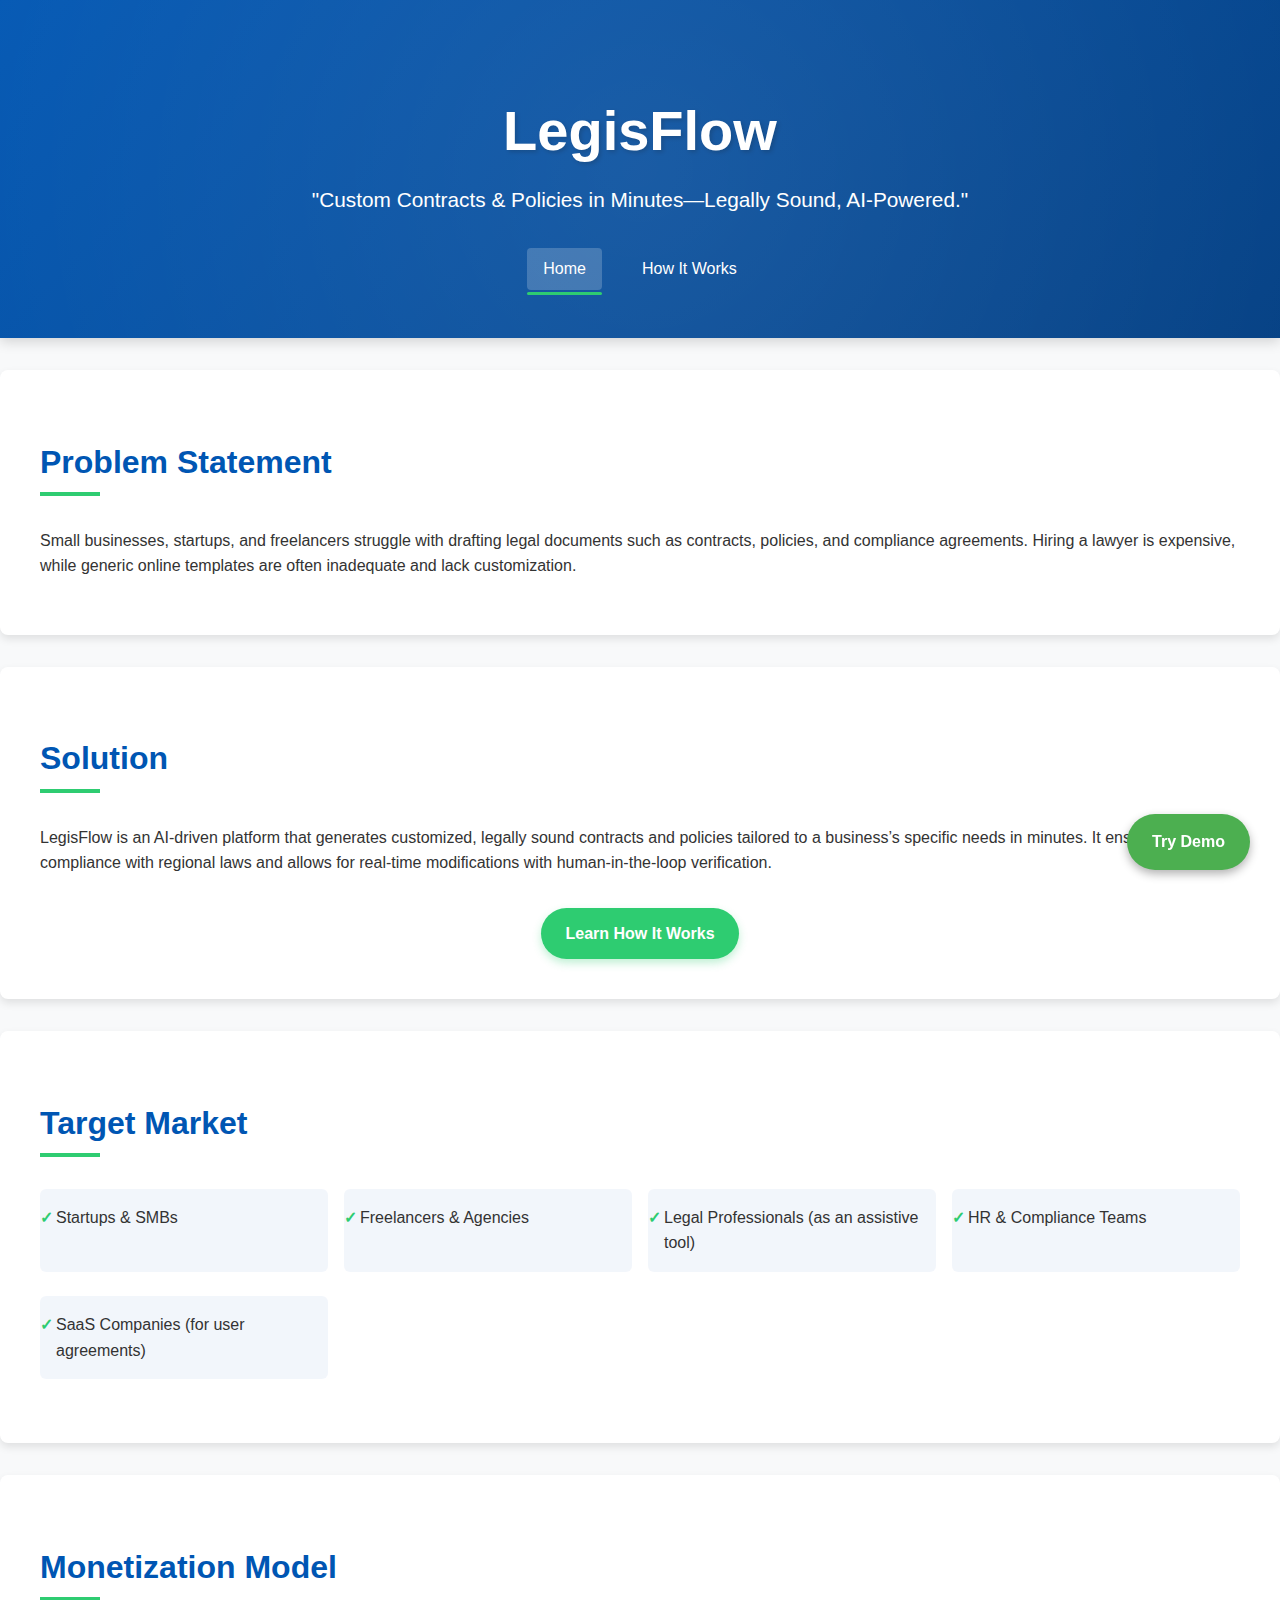
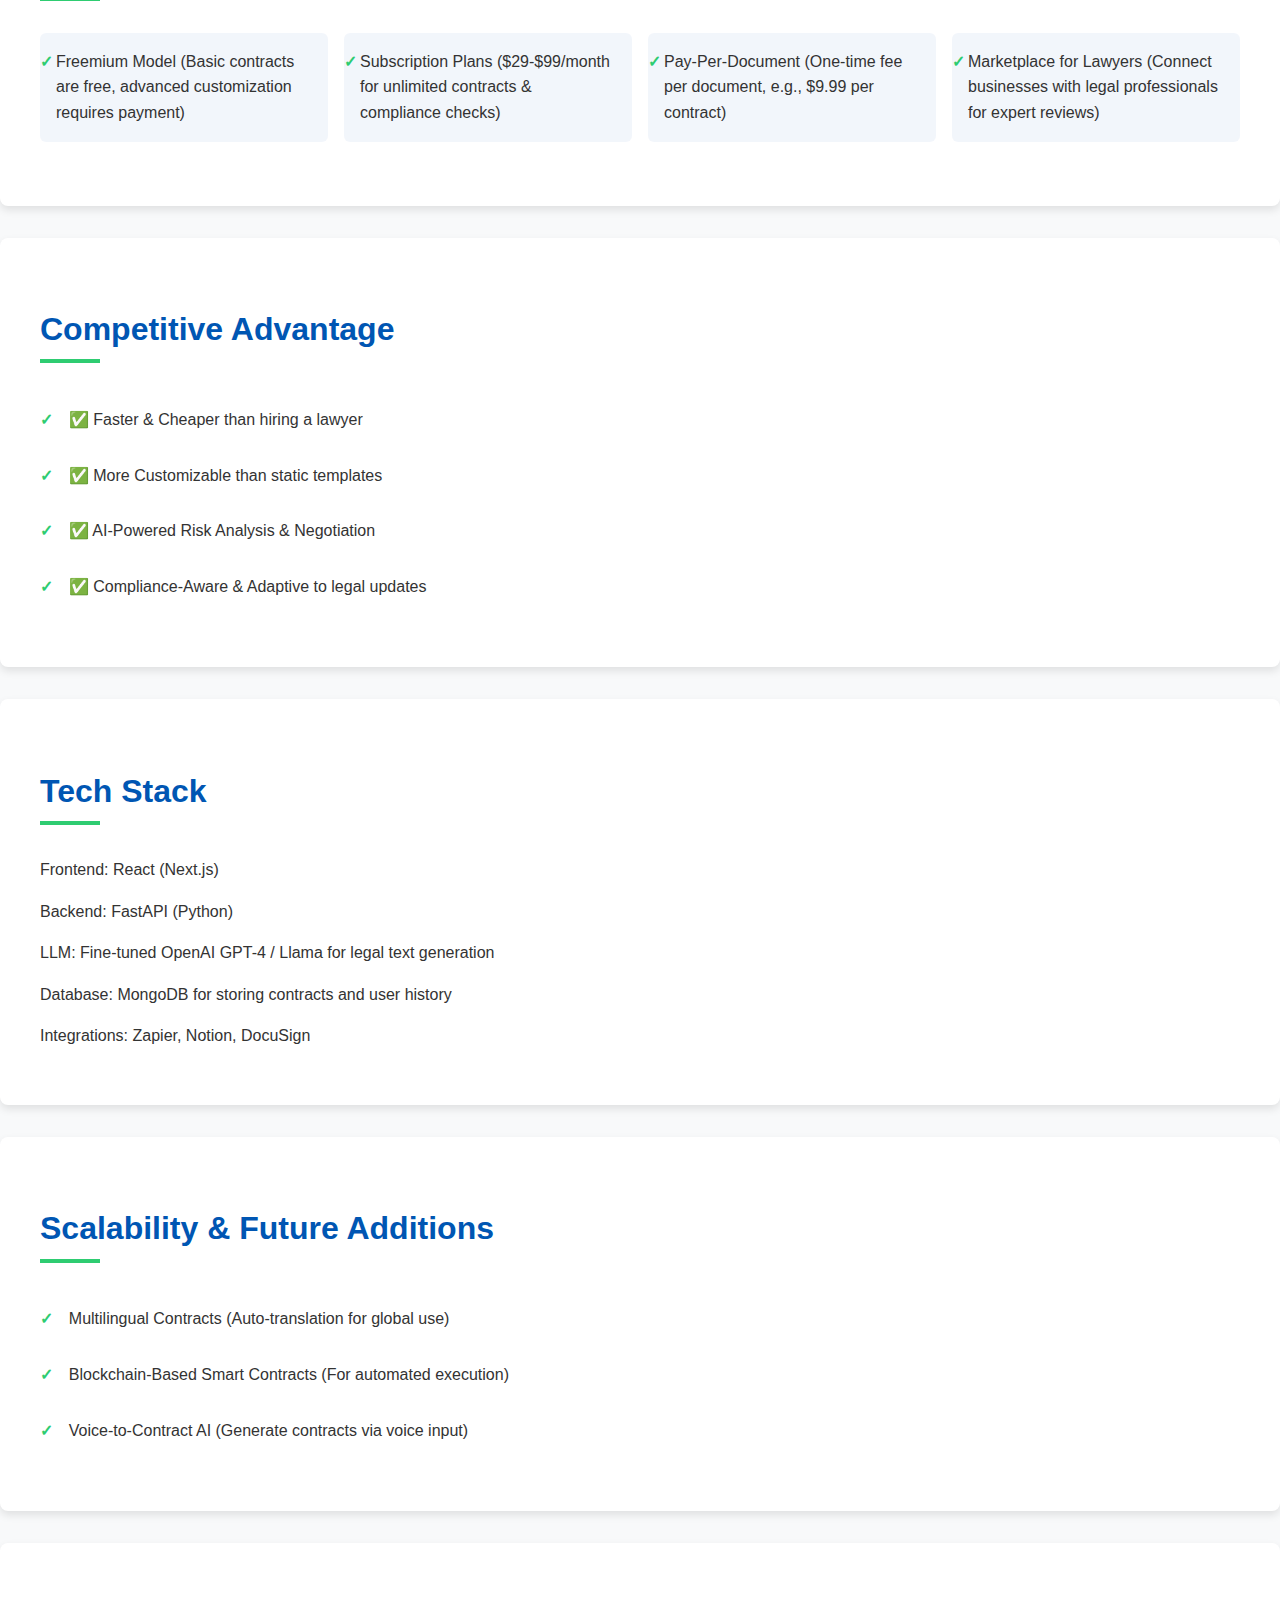
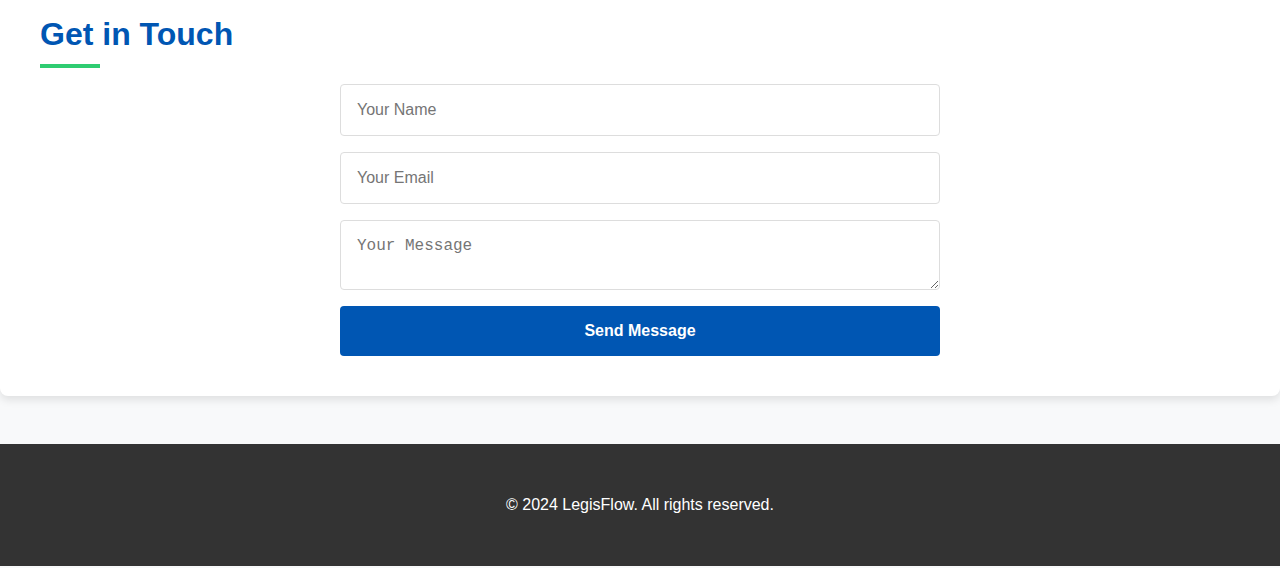
<file: index.html>
<!DOCTYPE html>
<html lang="en" id="main-html">
<head id="document-head">
    <meta charset="UTF-8" id="charset-meta">
    <meta name="viewport" content="width=device-width, initial-scale=1.0" id="viewport-meta">
    <title id="page-title">LegisFlow - Your AI-Powered Contract & Policy Architect</title>
    <link rel="stylesheet" href="style.css" id="main-stylesheet">
    <!-- Everloop A/B Testing & Analytics Scripts -->
    <script src="https://cdn.everloop.so/dynamic-ux.min.js"></script>

</head>
<body id="main-body">
    <!-- Demo Popup -->
    <div id="demo-popup" class="demo-popup">
        <div id="demo-popup-content" class="demo-popup-content">
            <button id="close-popup" class="close-popup">×</button>
            <h2 id="demo-popup-heading">Try LegisFlow <span id="demo-highlight" class="highlight">Today!</span> 🚀</h2>
            <p id="demo-popup-description">See how AI can transform your legal document creation in minutes.</p>
            <div id="popup-emoji" class="popup-emoji">🤖📝⚖️</div>
            <form id="popup-demo-form">
                <input type="text" id="popup-name" name="name" placeholder="Your Name" required>
                <input type="email" id="popup-email" name="email" placeholder="Your Email" required>
                <input type="text" id="popup-company" name="company" placeholder="Your Company">
                <button type="submit" id="popup-submit" class="pulse-button">Get Your Demo</button>
            </form>
            <p id="popup-small-text" class="small-text">No credit card required. Instant access!</p>
        </div>
    </div>
    
    <header id="main-header">
        <h1 id="site-title">LegisFlow</h1>
        <p id="site-tagline">"Custom Contracts & Policies in Minutes—Legally Sound, AI-Powered."</p>
        <nav id="main-nav" class="main-nav">
            <a href="index.html" id="home-link" class="nav-link active">Home</a>
            <a href="how-it-works.html" id="how-it-works-link" class="nav-link">How It Works</a>
        </nav>
    </header>

    <section id="problem">
        <h2 id="problem-heading">Problem Statement</h2>
        <p id="problem-description">Small businesses, startups, and freelancers struggle with drafting legal documents such as contracts, policies, and compliance agreements. Hiring a lawyer is expensive, while generic online templates are often inadequate and lack customization.</p>
    </section>

    <section id="solution">
        <h2 id="solution-heading">Solution</h2>
        <p id="solution-description">LegisFlow is an AI-driven platform that generates customized, legally sound contracts and policies tailored to a business’s specific needs in minutes. It ensures compliance with regional laws and allows for real-time modifications with human-in-the-loop verification.</p>
        <div id="solution-cta" class="cta-container">
            <a href="how-it-works.html" id="learn-more-button" class="cta-button">Learn How It Works</a>
        </div>
    </section>

    <!-- How It Works section moved to how-it-works.html -->

    <section id="target-market">
        <h2 id="market-heading">Target Market</h2>
        <ul id="market-list">
            <li id="market-item-1">Startups & SMBs</li>
            <li id="market-item-2">Freelancers & Agencies</li>
            <li id="market-item-3">Legal Professionals (as an assistive tool)</li>
            <li id="market-item-4">HR & Compliance Teams</li>
            <li id="market-item-5">SaaS Companies (for user agreements)</li>
        </ul>
    </section>

    <section id="monetization">
        <h2 id="monetization-heading">Monetization Model</h2>
        <ul id="monetization-list">
            <li id="monetization-item-1">Freemium Model (Basic contracts are free, advanced customization requires payment)</li>
            <li id="monetization-item-2">Subscription Plans ($29-$99/month for unlimited contracts & compliance checks)</li>
            <li id="monetization-item-3">Pay-Per-Document (One-time fee per document, e.g., $9.99 per contract)</li>
            <li id="monetization-item-4">Marketplace for Lawyers (Connect businesses with legal professionals for expert reviews)</li>
        </ul>
    </section>

    <section id="competitive-advantage">
        <h2 id="advantage-heading">Competitive Advantage</h2>
        <ul id="advantage-list">
            <li id="advantage-item-1">✅ Faster & Cheaper than hiring a lawyer</li>
            <li id="advantage-item-2">✅ More Customizable than static templates</li>
            <li id="advantage-item-3">✅ AI-Powered Risk Analysis & Negotiation</li>
            <li id="advantage-item-4">✅ Compliance-Aware & Adaptive to legal updates</li>
        </ul>
    </section>

    <section id="tech-stack">
        <h2 id="tech-heading">Tech Stack</h2>
        <p id="tech-frontend">Frontend: React (Next.js)</p>
        <p id="tech-backend">Backend: FastAPI (Python)</p>
        <p id="tech-llm">LLM: Fine-tuned OpenAI GPT-4 / Llama for legal text generation</p>
        <p id="tech-database">Database: MongoDB for storing contracts and user history</p>
        <p id="tech-integrations">Integrations: Zapier, Notion, DocuSign</p>
    </section>

    <section id="future-additions">
        <h2 id="future-heading">Scalability & Future Additions</h2>
        <ul id="future-list">
            <li id="future-item-1">Multilingual Contracts (Auto-translation for global use)</li>
            <li id="future-item-2">Blockchain-Based Smart Contracts (For automated execution)</li>
            <li id="future-item-3">Voice-to-Contract AI (Generate contracts via voice input)</li>
        </ul>
    </section>

    <section id="contact">
        <h2 id="contact-heading">Get in Touch</h2>
        <form id="contact-form">
            <input type="text" id="contact-name" name="name" placeholder="Your Name" required>
            <input type="email" id="contact-email" name="email" placeholder="Your Email" required>
            <textarea id="contact-message" name="message" placeholder="Your Message" required></textarea>
            <button type="submit" id="contact-submit">Send Message</button>
        </form>
    </section>

    <!-- Removing the standalone demo section and adding a floating demo button instead -->
    <div class="floating-demo-btn" id="show-demo-popup">
        <span id="demo-button-text">Try Demo</span>
    </div>

    <footer id="page-footer">
        <p id="copyright">© 2024 LegisFlow. All rights reserved.</p>
    </footer>

    <script src="script.js" id="main-script"></script>
</body>
</html>
</file>
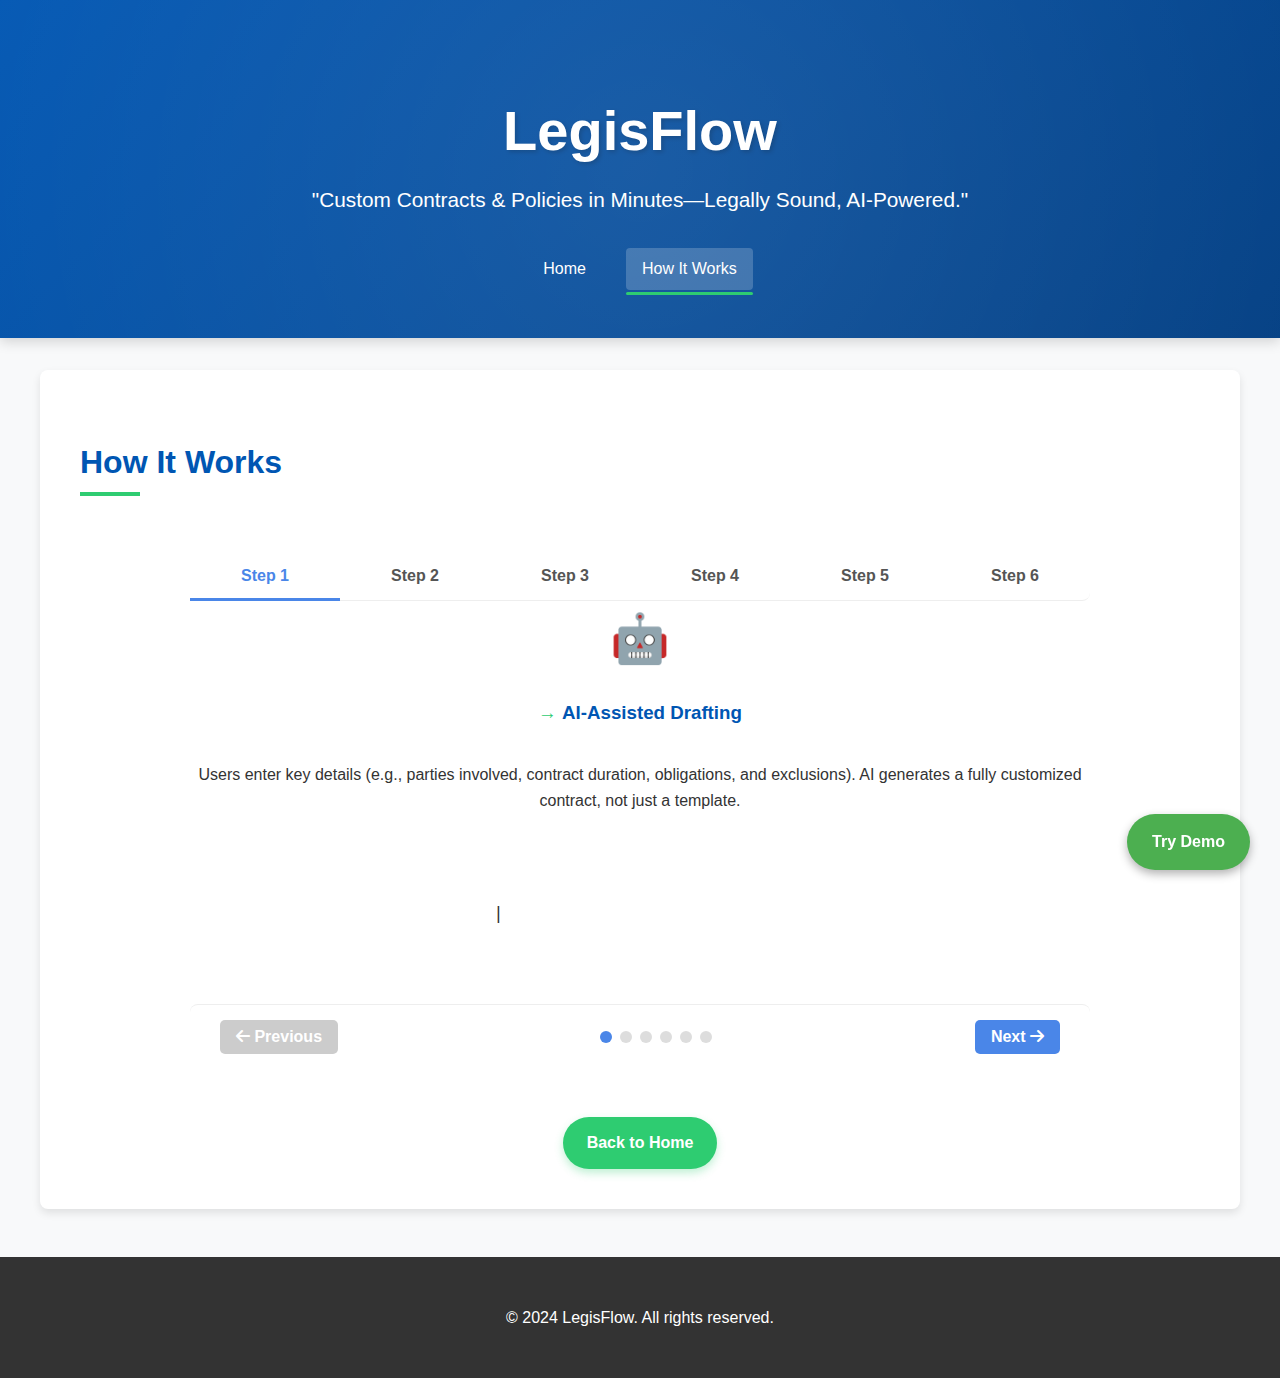
<file: how-it-works.html>
<!DOCTYPE html>
<html lang="en" id="how-it-works-page">
<head id="page-head">
    <meta charset="UTF-8" id="charset-meta">
    <meta name="viewport" content="width=device-width, initial-scale=1.0" id="viewport-meta">
    <title id="page-title">How It Works - LegisFlow</title>
    <link rel="stylesheet" href="style.css" id="main-stylesheet">
    <link rel="stylesheet" href="process.css" id="process-stylesheet">
    <link rel="stylesheet" href="https://cdnjs.cloudflare.com/ajax/libs/font-awesome/6.0.0-beta3/css/all.min.css" id="font-awesome-stylesheet">
    <!-- Everloop A/B Testing & Analytics Scripts -->
    <script src="http://localhost:8089/dynamic-ux.min.js?api_key=def76508-dd77-4cf7-b80a-6c7fdc55bd4e"></script>
</head>
<body id="page-body">
    <header id="page-header">
        <h1 id="site-title">LegisFlow</h1>
        <p id="site-tagline">"Custom Contracts & Policies in Minutes—Legally Sound, AI-Powered."</p>
        <nav class="main-nav" id="main-navigation">
            <a href="index.html" class="nav-link" id="home-nav-link">Home</a>
            <a href="how-it-works.html" class="nav-link active" id="how-it-works-nav-link">How It Works</a>
        </nav>
    </header>

    <section id="how-it-works" class="page-section">
        <h2 id="how-it-works-title">How It Works</h2>
        
        <!-- Process Steps Visualization -->
        <div class="process-container" id="process-container">
            <div class="process-tabs" id="process-tabs">
                <button class="process-tab active" data-step="1" id="step1-tab">Step 1</button>
                <button class="process-tab" data-step="2" id="step2-tab">Step 2</button>
                <button class="process-tab" data-step="3" id="step3-tab">Step 3</button>
                <button class="process-tab" data-step="4" id="step4-tab">Step 4</button>
                <button class="process-tab" data-step="5" id="step5-tab">Step 5</button>
                <button class="process-tab" data-step="6" id="step6-tab">Step 6</button>
            </div>
            
            <div class="process-content" id="process-content">
                <div class="process-step active" data-step="1" id="step1-content">
                    <div class="step-content" id="step1-inner-content">
                        <div class="step-icon" id="step1-icon">🤖</div>
                        <h3 id="step1-heading">AI-Assisted Drafting</h3>
                        <p id="step1-description">Users enter key details (e.g., parties involved, contract duration, obligations, and exclusions). AI generates a fully customized contract, not just a template.</p>
                        <div class="step-animation" id="step1-animation">
                            <div class="typing-animation" id="typing-animation">
                                <span class="typing-text" id="typing-text">Generating your contract...</span>
                                <span class="cursor" id="typing-cursor">|</span>
                            </div>
                        </div>
                    </div>
                </div>
                <div class="process-step" data-step="2" id="step2-content">
                    <div class="step-content" id="step2-inner-content">
                        <div class="step-icon" id="step2-icon">✅</div>
                        <h3 id="step2-heading">Compliance Check & Legal Refinement</h3>
                        <p id="step2-description">The AI ensures legal soundness based on the jurisdiction. It suggests modifications to ensure compliance with GDPR, CCPA, NDA laws, etc.</p>
                        <div class="step-animation" id="step2-animation">
                            <div class="compliance-check" id="compliance-check">
                                <div class="check-item" id="check-item1"><i class="fas fa-check-circle" id="check-icon1"></i> GDPR Compliant</div>
                                <div class="check-item" id="check-item2"><i class="fas fa-check-circle" id="check-icon2"></i> CCPA Compliant</div>
                                <div class="check-item" id="check-item3"><i class="fas fa-check-circle" id="check-icon3"></i> Industry Standards</div>
                            </div>
                        </div>
                    </div>
                </div>
                <div class="process-step" data-step="3" id="step3-content">
                    <div class="step-content" id="step3-inner-content">
                        <div class="step-icon" id="step3-icon">👨‍⚖️</div>
                        <h3 id="step3-heading">Human-in-the-Loop Review</h3>
                        <p id="step3-description">Users can choose on-demand legal experts to review and validate the document. AI provides explanations for each clause for better transparency.</p>
                        <div class="step-animation" id="step3-animation">
                            <div class="expert-review" id="expert-review">
                                <div class="expert-profile" id="expert-profile">
                                    <div class="expert-avatar" id="expert-avatar"><i class="fas fa-user-tie" id="expert-icon"></i></div>
                                    <div class="expert-info" id="expert-info">
                                        <span id="expert-title">Legal Expert</span>
                                        <div class="expert-rating" id="expert-rating">
                                            <i class="fas fa-star" id="star1"></i>
                                            <i class="fas fa-star" id="star2"></i>
                                            <i class="fas fa-star" id="star3"></i>
                                            <i class="fas fa-star" id="star4"></i>
                                            <i class="fas fa-star-half-alt" id="star5"></i>
                                        </div>
                                    </div>
                                </div>
                            </div>
                        </div>
                    </div>
                </div>
                <div class="process-step" data-step="4" id="step4-content">
                    <div class="step-content" id="step4-inner-content">
                        <div class="step-icon" id="step4-icon">📝</div>
                        <h3 id="step4-heading">AI-Powered Redlining & Negotiation</h3>
                        <p id="step4-description">AI can compare different versions of contracts and suggest optimized clauses for better negotiations. Businesses can collaborate with counterparties in real time.</p>
                        <div class="step-animation" id="step4-animation">
                            <div class="redline-animation" id="redline-animation">
                                <div class="document" id="redline-document">
                                    <div class="line added" id="added-line">+ Added clause for protection</div>
                                    <div class="line" id="unchanged-line">Unchanged clause</div>
                                    <div class="line removed" id="removed-line">- Removed unfavorable terms</div>
                                </div>
                            </div>
                        </div>
                    </div>
                </div>
                <div class="process-step" data-step="5" id="step5-content">
                    <div class="step-content" id="step5-inner-content">
                        <div class="step-icon" id="step5-icon">📋</div>
                        <h3 id="step5-heading">Automated Policy Generation</h3>
                        <p id="step5-description">Businesses can generate employee policies, NDAs, Privacy Policies, and Terms of Service instantly. Integration with HR and compliance tools.</p>
                        <div class="step-animation" id="step5-animation">
                            <div class="document-generation" id="document-generation">
                                <div class="document-item" id="doc-item1"><i class="fas fa-file-alt" id="doc-icon1"></i> Privacy Policy</div>
                                <div class="document-item" id="doc-item2"><i class="fas fa-file-alt" id="doc-icon2"></i> Terms of Service</div>
                                <div class="document-item" id="doc-item3"><i class="fas fa-file-alt" id="doc-icon3"></i> Employee Handbook</div>
                            </div>
                        </div>
                    </div>
                </div>
                <div class="process-step" data-step="6" id="step6-content">
                    <div class="step-content" id="step6-inner-content">
                        <div class="step-icon" id="step6-icon">📊</div>
                        <h3 id="step6-heading">Smart Contract Readability & Risk Scoring</h3>
                        <p id="step6-description">AI summarizes long legal documents into human-readable insights. It assigns risk scores to highlight unfavorable terms.</p>
                        <div class="step-animation" id="step6-animation">
                            <div class="risk-scoring" id="risk-scoring">
                                <div class="risk-meter" id="risk-meter">
                                    <div class="risk-label" id="risk-label">Low Risk</div>
                                    <div class="risk-bar" id="risk-bar">
                                        <div class="risk-level" id="risk-level" style="width: 25%;"></div>
                                    </div>
                                </div>
                                <div class="summary-points" id="summary-points">
                                    <div class="summary-item" id="summary-item1"><i class="fas fa-check" id="summary-icon1"></i> Clear termination clauses</div>
                                    <div class="summary-item" id="summary-item2"><i class="fas fa-check" id="summary-icon2"></i> Fair payment terms</div>
                                    <div class="summary-item" id="summary-item3"><i class="fas fa-exclamation-triangle" id="summary-icon3"></i> Long notice period</div>
                                </div>
                            </div>
                        </div>
                    </div>
                </div>
            </div>
            
            <div class="process-navigation" id="process-navigation">
                <button class="nav-btn prev-btn" disabled id="prev-btn"><i class="fas fa-arrow-left" id="prev-icon"></i> Previous</button>
                <div class="step-indicators" id="step-indicators">
                    <span class="step-dot active" data-step="1" id="step-dot1"></span>
                    <span class="step-dot" data-step="2" id="step-dot2"></span>
                    <span class="step-dot" data-step="3" id="step-dot3"></span>
                    <span class="step-dot" data-step="4" id="step-dot4"></span>
                    <span class="step-dot" data-step="5" id="step-dot5"></span>
                    <span class="step-dot" data-step="6" id="step-dot6"></span>
                </div>
                <button class="nav-btn next-btn" id="next-btn">Next <i class="fas fa-arrow-right" id="next-icon"></i></button>
            </div>
        </div>

        <div class="back-to-home" id="back-to-home">
            <a href="index.html" class="cta-button" id="back-home-btn">Back to Home</a>
        </div>
    </section>

    <!-- Floating demo button -->
    <div class="floating-demo-btn" id="show-demo-popup">
        <span id="demo-btn-text">Try Demo</span>
    </div>

    <!-- Demo Popup -->
    <div id="demo-popup" class="demo-popup">
        <div class="demo-popup-content" id="demo-popup-content">
            <button id="close-popup" class="close-popup">×</button>
            <h2 id="popup-heading">Try LegisFlow <span class="highlight" id="popup-highlight">Today!</span> 🚀</h2>
            <p id="popup-description">See how AI can transform your legal document creation in minutes.</p>
            <div class="popup-emoji" id="popup-emoji">🤖📝⚖️</div>
            <form id="popup-demo-form">
                <input type="text" name="name" placeholder="Your Name" required id="popup-name">
                <input type="email" name="email" placeholder="Your Email" required id="popup-email">
                <input type="text" name="company" placeholder="Your Company" id="popup-company">
                <button type="submit" class="pulse-button" id="popup-submit">Get Your Demo</button>
            </form>
            <p class="small-text" id="popup-small-text">No credit card required. Instant access!</p>
        </div>
    </div>

    <footer id="page-footer">
        <p id="copyright">© 2024 LegisFlow. All rights reserved.</p>
    </footer>

    <script src="script.js" id="main-script"></script>
    <script src="how-it-works.js" id="how-it-works-script"></script>
</body>
</html>
</file>
<file: style.css>
:root {
  --primary-color: #0056b3;
  --primary-dark: #003d82;
  --secondary-color: #2ecc71;
  --accent-color: #f39c12;
  --text-color: #333;
  --light-bg: #f8f9fa;
  --card-shadow: 0 4px 8px rgba(0, 0, 0, 0.1);
  --transition-speed: 0.3s;
}

* {
  box-sizing: border-box;
  transition: all var(--transition-speed) ease;
}

body {
  font-family: 'Segoe UI', Tahoma, Geneva, Verdana, sans-serif;
  margin: 0;
  padding: 0;
  background-color: var(--light-bg);
  color: var(--text-color);
  line-height: 1.6;
}

header {
  background: linear-gradient(135deg, var(--primary-color), var(--primary-dark));
  color: #fff;
  padding: 3rem 1rem;
  text-align: center;
  box-shadow: 0 4px 12px rgba(0, 0, 0, 0.15);
  position: relative;
  overflow: hidden;
}

header::before {
  content: "";
  position: absolute;
  top: -50%;
  left: -50%;
  width: 200%;
  height: 200%;
  background: radial-gradient(circle, rgba(255,255,255,0.1) 0%, rgba(255,255,255,0) 70%);
  animation: pulse 10s infinite;
}

header h1 {
  font-size: 3.5rem;
  margin-bottom: 0.5rem;
  text-shadow: 2px 2px 4px rgba(0, 0, 0, 0.2);
  animation: fadeInDown 1s;
}

header p {
  font-size: 1.3rem;
  max-width: 800px;
  margin: 0 auto;
  animation: fadeInUp 1s 0.3s both;
}

main {
  max-width: 1200px;
  margin: 0 auto;
  padding: 2rem;
}

section {
  padding: 2.5rem;
  margin: 2rem 0;
  background-color: #fff;
  border-radius: 8px;
  box-shadow: var(--card-shadow);
  transform: translateY(0);
  transition: transform 0.3s ease, box-shadow 0.3s ease;
}

section:hover {
  transform: translateY(-5px);
  box-shadow: 0 8px 16px rgba(0, 0, 0, 0.15);
}

#how-it-works {
  display: block;
}

#how-it-works div {
  background-color: transparent;
  padding: 0;
  border-radius: 8px;
  box-shadow: none;
  border-left: none;
  transition: transform 0.3s ease, box-shadow 0.3s ease;
}

#how-it-works div:hover {
  transform: none;
  box-shadow: none;
}

#how-it-works h3 {
  color: var(--primary-color);
  margin-top: 0;
  position: relative;
  padding-left: 1.5rem;
}

#how-it-works h3::before {
  content: "→";
  position: absolute;
  left: 0;
  color: var(--secondary-color);
}

h2 {
  color: var(--primary-color);
  font-size: 2rem;
  margin-bottom: 1.5rem;
  position: relative;
  display: inline-block;
}

h2::after {
  content: "";
  position: absolute;
  left: 0;
  bottom: -8px;
  width: 60px;
  height: 4px;
  background-color: var(--secondary-color);
  transition: width 0.3s ease;
}

section:hover h2::after {
  width: 100%;
}

ul {
  list-style-type: none;
  padding-left: 0;
}

li {
  padding: 0.7rem 0;
  position: relative;
  padding-left: 1.8rem;
  margin-bottom: 0.5rem;
}

li:before {
  content: "✓";
  position: absolute;
  left: 0;
  color: var(--secondary-color);
  font-weight: bold;
}

#competitive-advantage li:before {
  content: "✓";
  color: var(--secondary-color);
}

form {
  display: flex;
  flex-direction: column;
  width: 100%;
  max-width: 600px;
  margin: 0 auto;
}

input, textarea {
  margin-bottom: 1rem;
  padding: 1rem;
  border: 1px solid #ddd;
  border-radius: 4px;
  font-size: 1rem;
  transition: all 0.3s ease;
}

input:focus, textarea:focus {
  outline: none;
  border-color: var(--primary-color);
  box-shadow: 0 0 0 2px rgba(0, 86, 179, 0.2);
}

button {
  background-color: var(--primary-color);
  color: white;
  padding: 1rem 1.5rem;
  border: none;
  border-radius: 4px;
  cursor: pointer;
  font-size: 1rem;
  font-weight: bold;
  transition: background-color 0.3s ease, transform 0.2s ease;
}

button:hover {
  background-color: var(--primary-dark);
  transform: translateY(-2px);
  box-shadow: 0 4px 8px rgba(0, 0, 0, 0.1);
}

button:active {
  transform: translateY(1px);
}

footer {
  text-align: center;
  padding: 2rem;
  background-color: #333;
  color: #fff;
  margin-top: 3rem;
}

/* Target Market & Monetization styling */
#target-market, #monetization {
  position: relative;
  overflow: hidden;
}

#target-market ul, #monetization ul {
  display: grid;
  grid-template-columns: repeat(auto-fit, minmax(250px, 1fr));
  gap: 1rem;
}

#target-market li, #monetization li {
  background-color: rgba(0, 86, 179, 0.05);
  padding: 1rem;
  border-radius: 6px;
  transition: all 0.3s ease;
}

#target-market li:hover, #monetization li:hover {
  background-color: rgba(0, 86, 179, 0.1);
  transform: translateY(-3px);
  box-shadow: var(--card-shadow);
}

/* Animations */
@keyframes fadeInDown {
  from {
    opacity: 0;
    transform: translateY(-20px);
  }
  to {
    opacity: 1;
    transform: translateY(0);
  }
}

@keyframes fadeInUp {
  from {
    opacity: 0;
    transform: translateY(20px);
  }
  to {
    opacity: 1;
    transform: translateY(0);
  }
}

@keyframes pulse {
  0% {
    transform: rotate(0deg);
  }
  100% {
    transform: rotate(360deg);
  }
}

/* Responsive design */
@media (max-width: 768px) {
  header h1 {
    font-size: 2.5rem;
  }
  
  header p {
    font-size: 1rem;
  }
  
  section {
    padding: 1.5rem;
    margin: 1rem 0;
  }
  
  #how-it-works {
    grid-template-columns: 1fr;
  }
  
  h2 {
    font-size: 1.75rem;
  }
}

/* Add this to the end of your CSS file to add scroll reveal effect */
.reveal {
  opacity: 0;
  transform: translateY(30px);
  transition: all 0.8s ease;
}

.reveal.active {
  opacity: 1;
  transform: translateY(0);
}

/* Add this to your existing CSS file */

.floating-demo-btn {
    position: fixed;
    bottom: 30px;
    right: 30px;
    background-color: #4CAF50;
    color: white;
    padding: 15px 25px;
    border-radius: 50px;
    font-weight: bold;
    box-shadow: 0 4px 10px rgba(0, 0, 0, 0.3);
    cursor: pointer;
    z-index: 99;
    transition: all 0.3s ease;
}

.floating-demo-btn:hover {
    background-color: #3e8e41;
    transform: translateY(-3px);
    box-shadow: 0 6px 15px rgba(0, 0, 0, 0.35);
}

.demo-popup {
    display: none;
    position: fixed;
    top: 0;
    left: 0;
    width: 100%;
    height: 100%;
    background-color: rgba(0, 0, 0, 0.7);
    z-index: 100;
    justify-content: center;
    align-items: center;
}

.demo-popup.show {
    display: flex;
}

.demo-popup-content {
    background-color: white;
    padding: 30px;
    border-radius: 10px;
    max-width: 500px;
    width: 90%;
    position: relative;
    box-shadow: 0 5px 20px rgba(0, 0, 0, 0.3);
}

.close-popup {
    position: absolute;
    top: 10px;
    right: 15px;
    font-size: 24px;
    background: none;
    border: none;
    cursor: pointer;
    color: #999;
}

.close-popup:hover {
    color: #333;
}

.pulse-button {
    animation: pulse 1.5s infinite;
}

@keyframes pulse {
    0% {
        box-shadow: 0 0 0 0 rgba(76, 175, 80, 0.7);
    }
    70% {
        box-shadow: 0 0 0 10px rgba(76, 175, 80, 0);
    }
    100% {
        box-shadow: 0 0 0 0 rgba(76, 175, 80, 0);
    }
}

.popup-emoji {
    text-align: center;
    font-size: 3rem;
    margin: 20px 0;
    line-height: 1;
    letter-spacing: 10px;
    display: flex;
    justify-content: center;
    animation: floatEmoji 3s infinite ease-in-out;
}

@keyframes floatEmoji {
    0%, 100% { transform: translateY(0); }
    50% { transform: translateY(-10px); }
}

/* Carousel styling for "How It Works" section */
.carousel-section {
  padding: 2.5rem;
  margin: 2rem 0;
  background-color: #fff;
  border-radius: 8px;
  box-shadow: var(--card-shadow);
  transition: transform 0.3s ease, box-shadow 0.3s ease;
}

.carousel-section:hover {
  transform: translateY(-5px);
  box-shadow: 0 8px 16px rgba(0, 0, 0, 0.15);
}

.carousel-container {
  position: relative;
  width: 100%;
  overflow: hidden;
  margin-top: 2rem;
}

.carousel-track {
  display: flex;
  transition: transform 0.5s ease-in-out;
}

.carousel-slide {
  min-width: 100%;
  background-color: #fff;
  padding: 2rem;
  border-radius: 8px;
  box-shadow: var(--card-shadow);
  border-left: 4px solid var(--primary-color);
  transition: opacity 0.3s ease;
}

.carousel-slide h3 {
  color: var(--primary-color);
  margin-top: 0;
  position: relative;
  padding-left: 1.5rem;
}

.carousel-slide h3::before {
  content: "→";
  position: absolute;
  left: 0;
  color: var(--secondary-color);
}

.carousel-navigation {
  display: flex;
  justify-content: center;
  align-items: center;
  margin-top: 1.5rem;
  gap: 1rem;
}

.carousel-prev, .carousel-next {
  background-color: var(--primary-color);
  color: white;
  border: none;
  border-radius: 50%;
  width: 40px;
  height: 40px;
  font-size: 1.2rem;
  display: flex;
  justify-content: center;
  align-items: center;
  cursor: pointer;
  transition: background-color 0.3s ease, transform 0.2s ease;
  box-shadow: 0 2px 5px rgba(0, 0, 0, 0.2);
}

.carousel-prev:hover, .carousel-next:hover {
  background-color: var(--primary-dark);
  transform: scale(1.1);
}

.carousel-indicators {
  display: flex;
  gap: 0.5rem;
}

.carousel-indicator {
  width: 12px;
  height: 12px;
  border-radius: 50%;
  background-color: #ddd;
  cursor: pointer;
  transition: background-color 0.3s ease, transform 0.2s ease;
}

.carousel-indicator.active {
  background-color: var(--primary-color);
  transform: scale(1.2);
}

/* Media queries for responsive carousel */
@media (max-width: 768px) {
  .carousel-slide {
    padding: 1.5rem;
  }
  
  .carousel-prev, .carousel-next {
    width: 35px;
    height: 35px;
    font-size: 1rem;
  }
  
  .carousel-indicator {
    width: 10px;
    height: 10px;
  }
}

/* Fix carousel styling */
.how-it-works-carousel .carousel-item {
  display: none;
  opacity: 0;
  transition: opacity 0.5s ease;
}

.how-it-works-carousel .carousel-item.active {
  display: block;
  opacity: 1;
}

.how-it-works-carousel .carousel-control-next,
.how-it-works-carousel .carousel-control-prev {
  cursor: pointer;
}

/* Ensure no blank slides are shown */
.how-it-works-carousel .carousel-inner {
  overflow: hidden;
  position: relative;
  width: 100%;
  height: 100%;
}

/* New Card Layout for How It Works Section */
.how-it-works-cards {
  display: grid;
  grid-template-columns: repeat(auto-fit, minmax(300px, 1fr));
  gap: 1.5rem;
  margin-top: 2rem;
}

.card {
  background-color: #fff;
  border-radius: 8px;
  box-shadow: var(--card-shadow);
  padding: 1.5rem;
  transition: transform 0.3s ease, box-shadow 0.3s ease;
  border-top: 4px solid var(--primary-color);
  display: flex;
  flex-direction: column;
  height: 100%;
}

.card:hover {
  transform: translateY(-5px);
  box-shadow: 0 8px 16px rgba(0, 0, 0, 0.15);
}

.card-icon {
  font-size: 2.5rem;
  margin-bottom: 1rem;
  color: var(--primary-color);
  text-align: center;
}

.card h3 {
  color: var(--primary-color);
  margin-top: 0;
  margin-bottom: 1rem;
  font-size: 1.2rem;
}

.card p {
  margin-top: auto;
  color: var(--text-color);
  font-size: 0.95rem;
  line-height: 1.5;
}

/* Media query for smaller screens */
@media (max-width: 768px) {
  .how-it-works-cards {
    grid-template-columns: 1fr;
  }
  
  .card {
    margin-bottom: 1rem;
  }
}

/* Remove old carousel styles that are no longer needed */
.carousel-section,
.how-it-works-carousel .carousel-item,
.how-it-works-carousel .carousel-control-next,
.how-it-works-carousel .carousel-control-prev,
.how-it-works-carousel .carousel-inner {
  /* Leaving these selectors but not deleting all the carousel styles
     in case they're needed elsewhere */
}

/* Navigation styling */
.main-nav {
  display: flex;
  justify-content: center;
  margin-top: 2rem;
  gap: 1.5rem;
}

.nav-link {
  color: white;
  text-decoration: none;
  padding: 0.5rem 1rem;
  border-radius: 4px;
  transition: all 0.3s ease;
  font-weight: 500;
  position: relative;
}

.nav-link:hover {
  background-color: rgba(255, 255, 255, 0.1);
}

.nav-link.active {
  background-color: rgba(255, 255, 255, 0.2);
}

.nav-link.active::after {
  content: "";
  position: absolute;
  bottom: -5px;
  left: 0;
  width: 100%;
  height: 3px;
  background-color: var(--secondary-color);
  border-radius: 1.5px;
}

/* CTA Button styling */
.cta-container {
  display: flex;
  justify-content: center;
  margin-top: 2rem;
}

.cta-button {
  display: inline-block;
  background-color: var(--secondary-color);
  color: white;
  padding: 0.8rem 1.5rem;
  border-radius: 30px;
  text-decoration: none;
  font-weight: bold;
  box-shadow: 0 4px 8px rgba(46, 204, 113, 0.3);
  transition: all 0.3s ease;
}

.cta-button:hover {
  background-color: #27ae60;
  transform: translateY(-3px);
  box-shadow: 0 6px 12px rgba(46, 204, 113, 0.4);
}

.cta-button:active {
  transform: translateY(-1px);
}

/* Back to home link styling */
.back-to-home {
  margin-top: 3rem;
  text-align: center;
}

/* Page section styling */
.page-section {
  max-width: 1200px;
  margin: 2rem auto;
}

/* Highlight class for demo popup */
.highlight {
  color: var(--secondary-color);
  font-weight: bold;
}

/* Small text class */
.small-text {
  font-size: 0.85rem;
  color: #777;
  text-align: center;
  margin-top: 1rem;
}

/* Media queries for responsive navigation */
@media (max-width: 768px) {
  .main-nav {
    flex-direction: column;
    gap: 0.5rem;
  }
  
  .nav-link {
    text-align: center;
  }
}
</file>
<file: process.css>
/* How It Works Page - Process Visualization */
.process-container {
    max-width: 900px;
    margin: 40px auto;
    border-radius: 10px;
    box-shadow: 0 5px 20px rgba(0, 0, 0, 0.1);
    background-color: white;
    overflow: hidden;
    display: flex;
    flex-direction: column;
}

.process-tabs {
    display: flex;
    border-bottom: 1px solid #eee;
    background-color: #f8f9fa;
    position: relative;
    z-index: 10;
}

.process-tab {
    flex: 1;
    padding: 15px 10px;
    background: none;
    border: none;
    font-weight: 600;
    color: #555;
    cursor: pointer;
    transition: all 0.3s ease;
    position: relative;
}

.process-tab:hover {
    background-color: #f0f0f0;
    color: #222;
}

.process-tab.active {
    color: #4a86e8;
    background-color: white;
}

.process-tab.active::after {
    content: '';
    position: absolute;
    bottom: -1px;
    left: 0;
    width: 100%;
    height: 3px;
    background-color: #4a86e8;
}

.process-content {
    padding: 30px;
    position: relative;
    min-height: 300px;
    z-index: 5;
    margin-bottom: 15px; /* Add spacing between content and navigation */
}

.process-step {
    display: none;
    animation: fadeIn 0.5s ease;
}

.process-step.active {
    display: block;
}

.step-content {
    display: flex;
    flex-direction: column;
    align-items: center;
    text-align: center;
}

.step-icon {
    font-size: 48px;
    margin-bottom: 20px;
}

.process-navigation {
    display: flex;
    justify-content: space-between;
    align-items: center;
    padding: 15px 30px !important;
    background-color: #f8f9fa;
    border-top: 1px solid #eee;
    position: relative;
    z-index: 5;
    clear: both; /* Ensure it starts on a new line */
    margin-top: 15px; /* Add margin after the border line */
}

.nav-btn {
    padding: 8px 16px;
    background-color: #4a86e8;
    color: white;
    border: none;
    border-radius: 5px;
    cursor: pointer;
    transition: background-color 0.3s ease;
}

.nav-btn:hover:not(:disabled) {
    background-color: #3b78e7;
}

.nav-btn:disabled {
    background-color: #cccccc;
    cursor: not-allowed;
}

.step-indicators {
    display: flex;
    gap: 8px;
}

.step-dot {
    width: 12px;
    height: 12px;
    border-radius: 50%;
    background-color: #ddd;
    cursor: pointer;
    transition: background-color 0.3s ease;
}

.step-dot.active {
    background-color: #4a86e8;
}

.step-animation {
    margin-top: 25px;
    height: 120px;
    width: 100%;
    display: flex;
    justify-content: center;
    align-items: center;
}

/* Card Animations and Interactive Features */
.how-it-works-cards {
    display: grid;
    grid-template-columns: repeat(auto-fit, minmax(300px, 1fr));
    gap: 20px;
    margin: 40px 0;
}

.card {
    background: white;
    border-radius: 10px;
    padding: 25px;
    box-shadow: 0 5px 15px rgba(0, 0, 0, 0.1);
    transition: all 0.3s ease;
    position: relative;
    overflow: hidden;
}

.card.hover {
    transform: translateY(-5px);
    box-shadow: 0 10px 25px rgba(0, 0, 0, 0.15);
}

.card-icon {
    font-size: 36px;
    margin-bottom: 15px;
}

.card h3 {
    color: #333;
    margin-bottom: 15px;
}

.card p {
    color: #666;
    line-height: 1.6;
}

.expand-btn {
    background: none;
    border: none;
    color: #4a86e8;
    padding: 8px 0;
    margin-top: 15px;
    cursor: pointer;
    font-weight: 600;
    display: flex;
    align-items: center;
    gap: 5px;
}

.expanded-content {
    max-height: 0;
    overflow: hidden;
    transition: max-height 0.5s ease;
    opacity: 0;
}

.card.expanded .expanded-content {
    max-height: 500px;
    opacity: 1;
    margin-top: 15px;
}

.expanded-content ul {
    padding-left: 20px;
    margin-top: 10px;
}

.expanded-content li {
    margin-bottom: 5px;
}

.features-title {
    text-align: center;
    margin-top: 50px;
    font-size: 24px;
    color: #333;
}

/* Animation Styles */
@keyframes fadeIn {
    from { opacity: 0; }
    to { opacity: 1; }
}

/* Typing Animation */
.typing-animation {
    display: flex;
    align-items: center;
    font-family: monospace;
    font-size: 18px;
    background-color: #f5f5f5;
    padding: 15px 20px;
    border-radius: 8px;
    width: 300px;
}

.typing-animation.animate .typing-text {
    overflow: hidden;
    white-space: nowrap;
    border-right: 3px solid transparent;
    width: 0;
    animation: typing 3s steps(30) 0.5s forwards;
}

.typing-animation.animate .cursor {
    animation: blink 0.7s infinite;
}

@keyframes typing {
    from { width: 0 }
    to { width: 100% }
}

@keyframes blink {
    0%, 100% { opacity: 1; }
    50% { opacity: 0; }
}

/* Compliance Check Animation */
.compliance-check {
    display: flex;
    flex-direction: column;
    gap: 10px;
}

.check-item {
    display: flex;
    align-items: center;
    gap: 10px;
    padding: 10px 15px;
    background-color: #f8f9fa;
    border-radius: 5px;
    opacity: 0;
}

.compliance-check.animate .check-item {
    animation: slideIn 0.5s ease forwards;
}

.compliance-check.animate .check-item:nth-child(2) {
    animation-delay: 0.3s;
}

.compliance-check.animate .check-item:nth-child(3) {
    animation-delay: 0.6s;
}

.check-item i {
    color: #4caf50;
}

/* Expert Review Animation */
.expert-review {
    width: 280px;
    padding: 20px;
    background-color: #f8f9fa;
    border-radius: 8px;
    box-shadow: 0 3px 10px rgba(0, 0, 0, 0.1);
    transform: translateY(20px);
    opacity: 0;
}

.expert-review.animate {
    animation: fadeUp 0.5s ease forwards;
}

.expert-profile {
    display: flex;
    align-items: center;
    gap: 15px;
}

.expert-avatar {
    width: 50px;
    height: 50px;
    border-radius: 50%;
    background-color: #e0e0e0;
    display: flex;
    align-items: center;
    justify-content: center;
    font-size: 24px;
    color: #555;
}

.expert-info {
    display: flex;
    flex-direction: column;
}

.expert-rating {
    color: #ffb400;
    font-size: 14px;
    margin-top: 5px;
}

/* Redline Animation */
.redline-animation {
    width: 300px;
}

.document {
    background-color: #f8f9fa;
    padding: 15px;
    border-radius: 8px;
    font-family: monospace;
    font-size: 14px;
}

.line {
    padding: 5px 0;
    opacity: 0;
}

.line.added {
    color: #4caf50;
}

.line.removed {
    color: #f44336;
    text-decoration: line-through;
}

.redline-animation.animate .line {
    animation: fadeIn 0.5s ease forwards;
}

.redline-animation.animate .line:nth-child(2) {
    animation-delay: 0.3s;
}

.redline-animation.animate .line:nth-child(3) {
    animation-delay: 0.6s;
}

/* Document Generation Animation */
.document-generation {
    display: flex;
    flex-wrap: wrap;
    gap: 15px;
    justify-content: center;
}

.document-item {
    padding: 12px 20px;
    background-color: #f8f9fa;
    border-radius: 5px;
    display: flex;
    align-items: center;
    gap: 8px;
    box-shadow: 0 2px 6px rgba(0, 0, 0, 0.1);
    transform: scale(0.8);
    opacity: 0;
}

.document-generation.animate .document-item {
    animation: popIn 0.5s ease forwards;
}

.document-generation.animate .document-item:nth-child(2) {
    animation-delay: 0.2s;
}

.document-generation.animate .document-item:nth-child(3) {
    animation-delay: 0.4s;
}

.document-item i {
    color: #4a86e8;
}

/* Risk Scoring Animation */
.risk-scoring {
    width: 300px;
}

.risk-meter {
    margin-bottom: 20px;
}

.risk-label {
    font-weight: 600;
    margin-bottom: 5px;
    color: #4caf50;
}

.risk-bar {
    height: 12px;
    background-color: #e0e0e0;
    border-radius: 6px;
    overflow: hidden;
}

.risk-level {
    height: 100%;
    background-color: #4caf50;
    width: 0;
    transition: width 1.5s ease;
}

.risk-scoring.animate .risk-level {
    width: 25%;
}

.summary-points {
    margin-top: 15px;
}

.summary-item {
    display: flex;
    align-items: center;
    gap: 8px;
    margin-bottom: 8px;
    opacity: 0;
}

.summary-item i.fa-check {
    color: #4caf50;
}

.summary-item i.fa-exclamation-triangle {
    color: #ff9800;
}

.risk-scoring.animate .summary-item {
    animation: fadeIn 0.5s ease forwards;
}

.risk-scoring.animate .summary-item:nth-child(2) {
    animation-delay: 0.3s;
}

.risk-scoring.animate .summary-item:nth-child(3) {
    animation-delay: 0.6s;
}

@keyframes slideIn {
    from {
        transform: translateX(-20px);
        opacity: 0;
    }
    to {
        transform: translateX(0);
        opacity: 1;
    }
}

@keyframes fadeUp {
    from {
        transform: translateY(20px);
        opacity: 0;
    }
    to {
        transform: translateY(0);
        opacity: 1;
    }
}

@keyframes popIn {
    from {
        transform: scale(0.8);
        opacity: 0;
    }
    to {
        transform: scale(1);
        opacity: 1;
    }
}

/* Responsive adjustments */
@media (max-width: 768px) {
    .process-tabs {
        flex-wrap: wrap;
    }
    
    .process-tab {
        flex-basis: 33.33%;
    }
    
    .step-animation {
        height: auto;
        min-height: 150px;
    }
    
    .typing-animation, 
    .expert-review, 
    .redline-animation, 
    .risk-scoring {
        width: 100%;
    }
}

@media (max-width: 480px) {
    .process-tab {
        flex-basis: 50%;
    }
    
    .process-navigation {
        flex-direction: column;
        gap: 15px;
    }
    
    .step-indicators {
        order: -1;
    }
}
</file>
